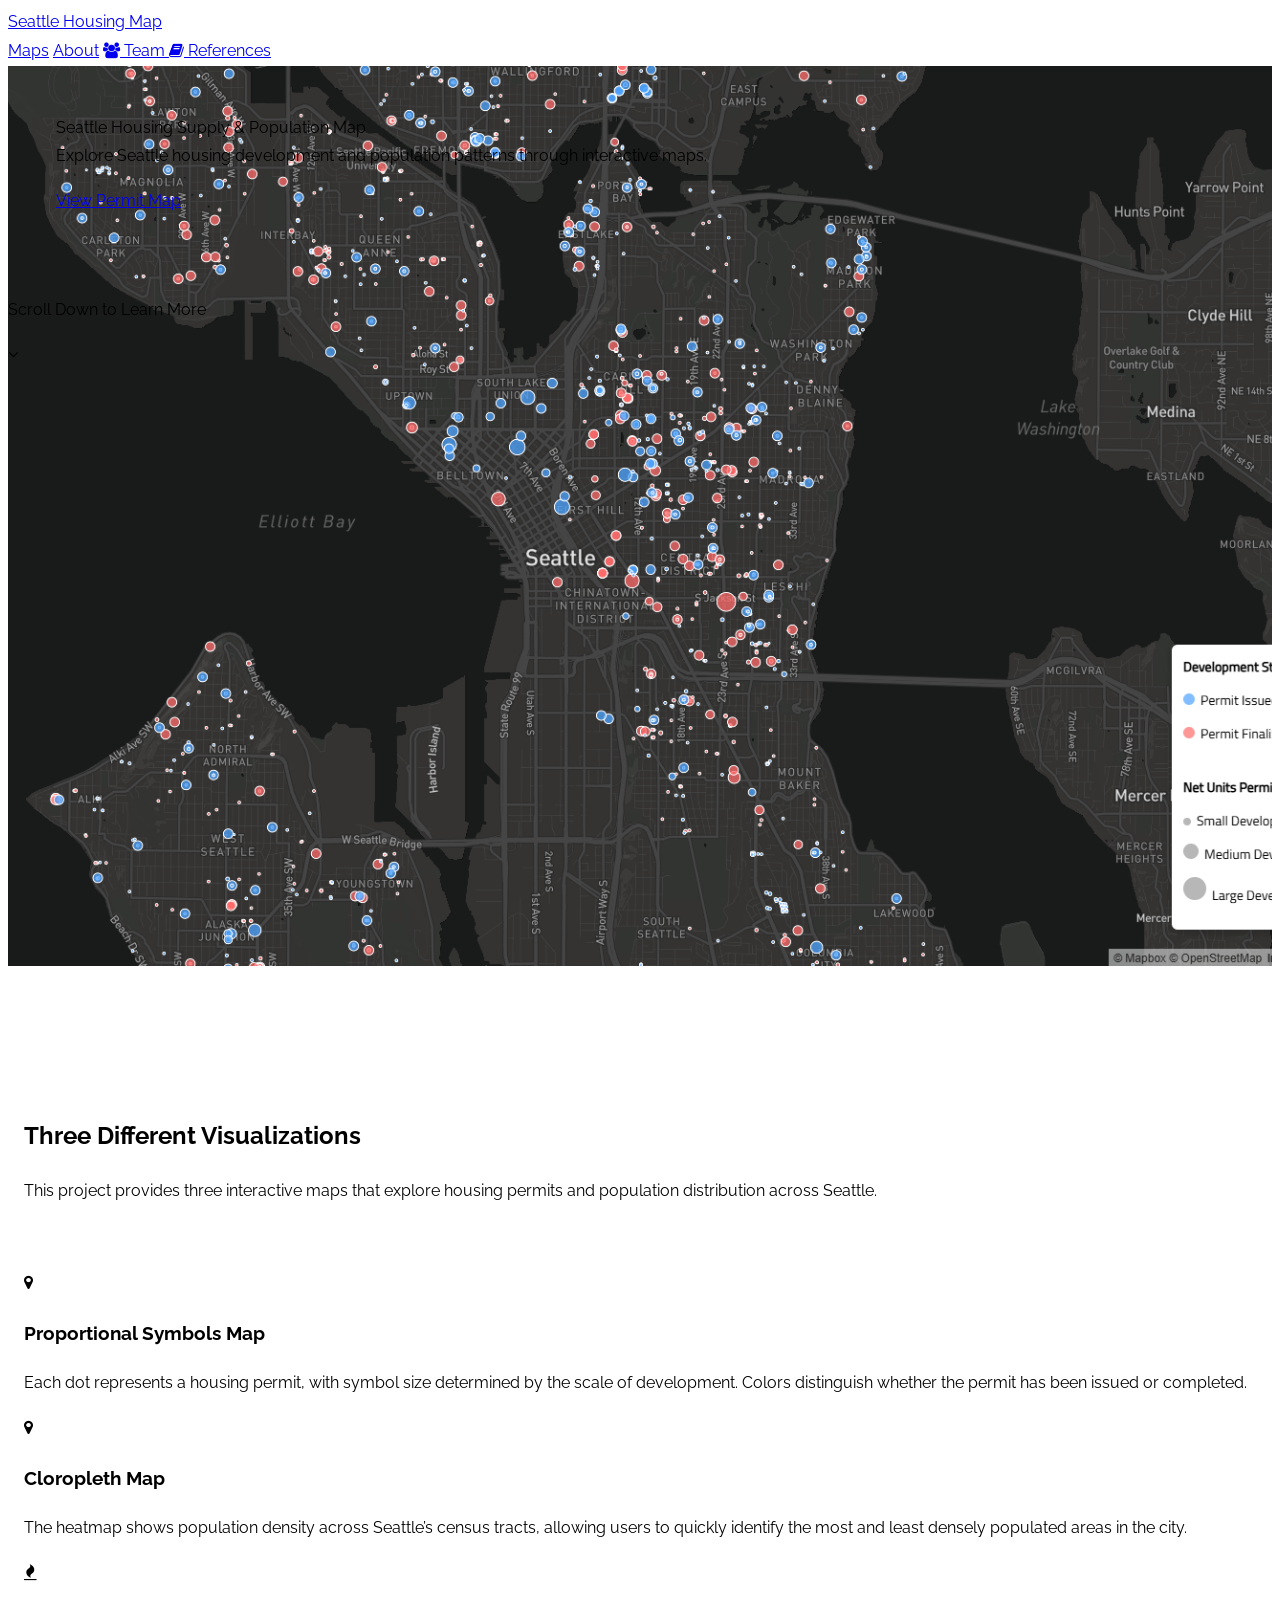
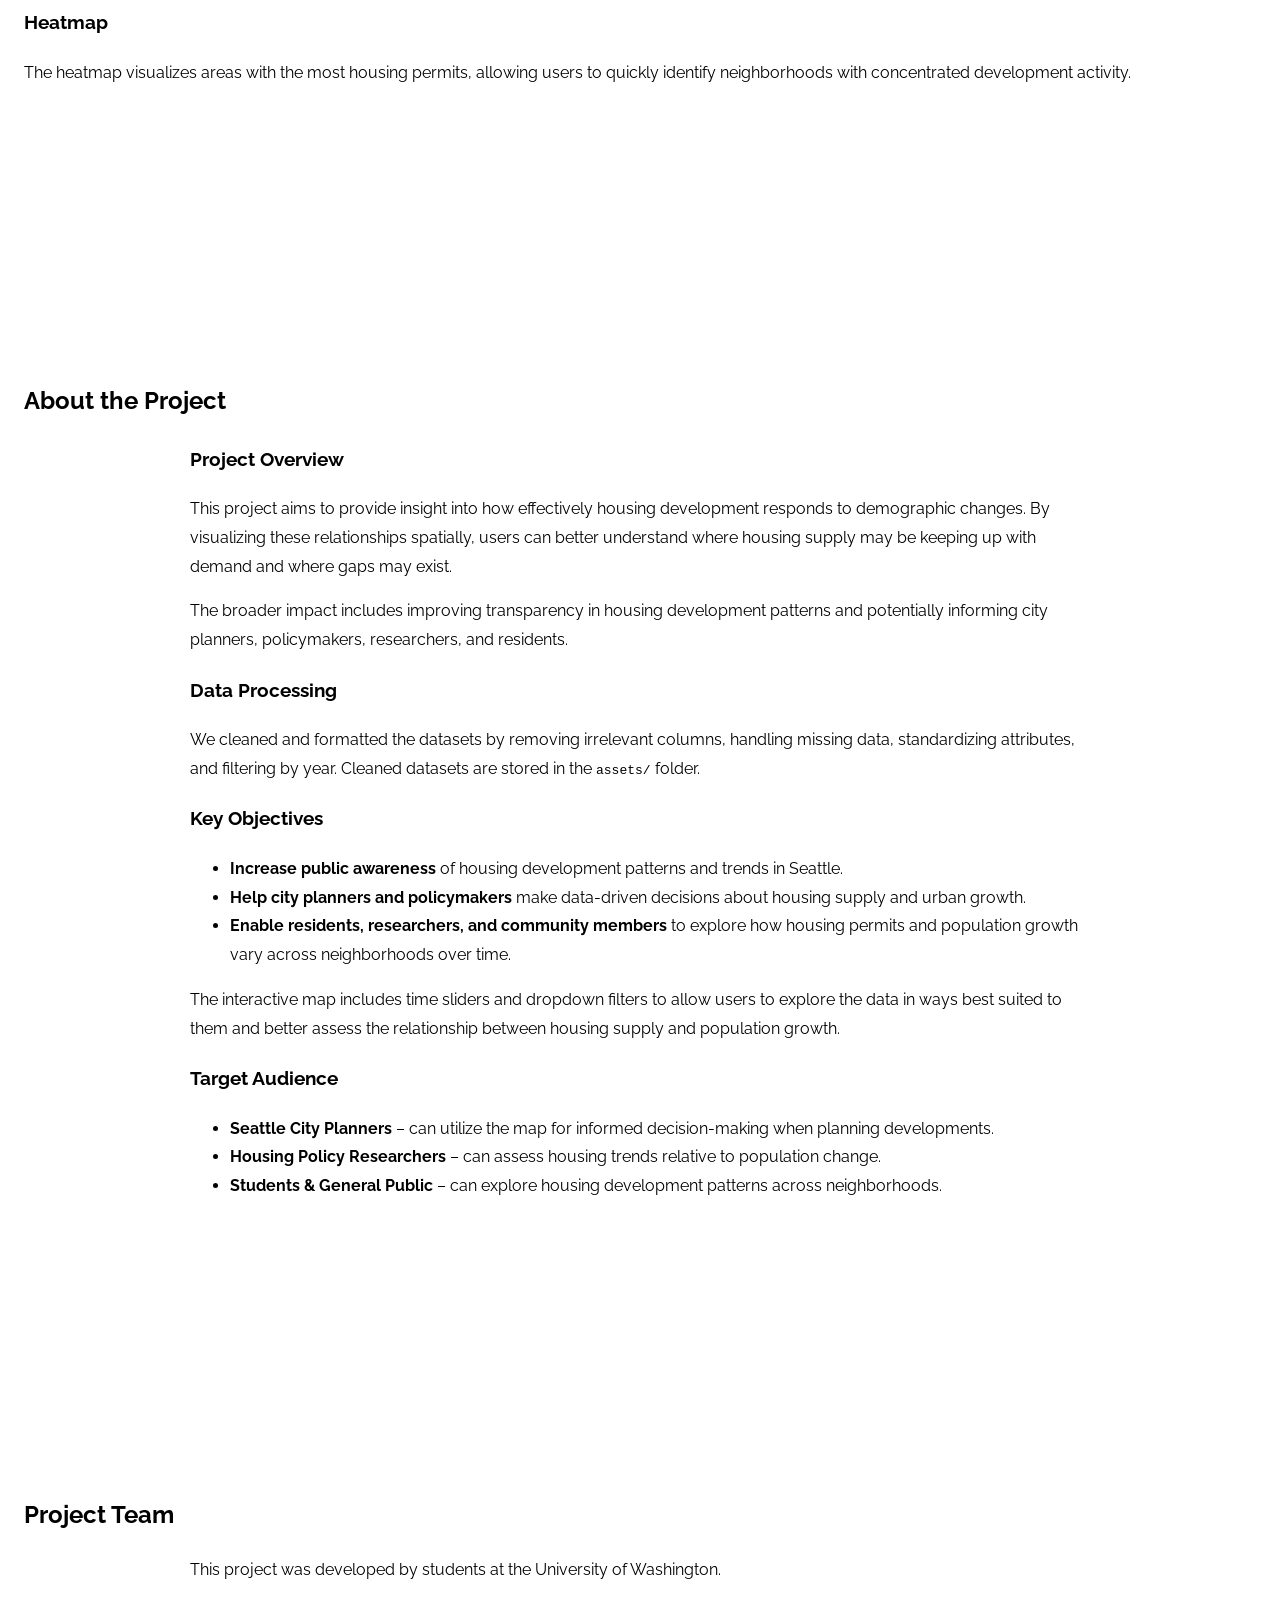
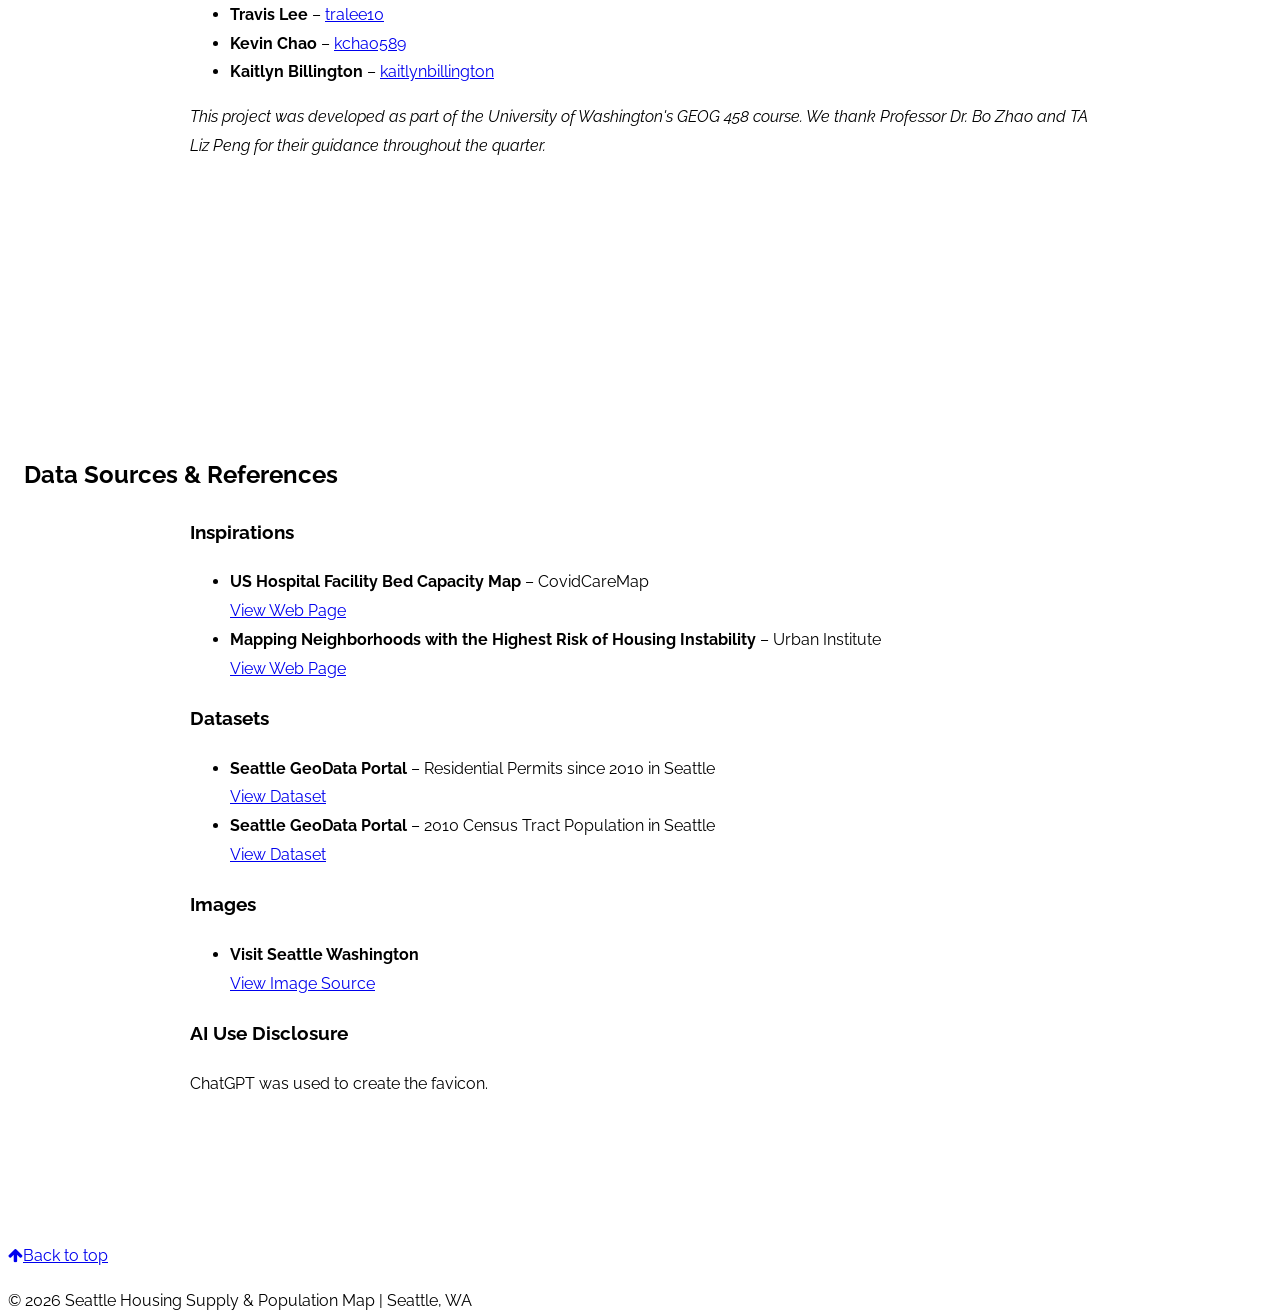
<file: index.html>
<!DOCTYPE html>
<html>
<head>

<title>Seattle Housing Supply & Population Map</title>
<meta charset="UTF-8">
<meta name="viewport" content="width=device-width, initial-scale=1">
<link rel="stylesheet" href="https://www.w3schools.com/w3css/5/w3.css">
<link rel="stylesheet" href="https://fonts.googleapis.com/css?family=Raleway">
<link rel="stylesheet" href="https://cdnjs.cloudflare.com/ajax/libs/font-awesome/4.7.0/css/font-awesome.min.css">

<link rel="icon" type="image/png" href="img/map_favicon.png">
<style>

body,h1,h2,h3,h4,h5,h6{
font-family:"Raleway",sans-serif
}

body,html{
height:100%;
line-height:1.8;
scroll-behavior:smooth;
}

/* header image */

.bgimg{
background-position:center;
background-size:cover;
background-image:url("img/house_map.png");
min-height:100%;
}

</style>

</head>


<body>

<!-- NAVBAR -->

<div class="w3-top">
<div class="w3-bar w3-white w3-card">

<a href="#home" class="w3-bar-item w3-button w3-wide">
Seattle Housing Map
</a>

<div class="w3-right w3-hide-small">

<a href="#maps" class="w3-bar-item w3-button">Maps</a>
<a href="#about" class="w3-bar-item w3-button">About</a>

<a href="#team" class="w3-bar-item w3-button">
<i class="fa fa-users"></i> Team
</a>

<a href="#references" class="w3-bar-item w3-button">
<i class="fa fa-book"></i> References
</a>

</div>

</div>
</div>



<!-- HEADER -->

<header class="bgimg w3-display-container w3-grayscale-min" id="home">

<div class="w3-display-left w3-text-white" style="padding:48px">

<span class="w3-jumbo w3-hide-small">
Seattle Housing Supply & Population Map
</span>

<br>

<span class="w3-large">
Explore Seattle housing development and population patterns through interactive maps.
</span>

<p>

<a href="house_map.html"
class="w3-button w3-white w3-padding-large w3-large w3-margin-top">

View Permit Map

</a>


</p>

</div>

<div class="w3-display-bottommiddle w3-text-white w3-center" style="padding-bottom:24px">
<p class="w3-large">Scroll Down to Learn More</p>
<i class="fa fa-angle-down w3-xlarge"></i>
</div>

</header>



<!-- MAPS SECTION -->

<div class="w3-container w3-center" style="padding:128px 16px" id="maps">

<h2>Three Different Visualizations</h2>

<p class="w3-large">
This project provides three interactive maps that explore housing permits and population distribution across Seattle.
</p>

<div class="w3-row-padding" style="margin-top:64px">

<div class="w3-half">

<i class="fa fa-map-marker w3-margin-bottom w3-jumbo"></i>

<h3>Proportional Symbols Map</h3>

<p>
Each dot represents a housing permit, with symbol size determined by the scale of development.
Colors distinguish whether the permit has been issued or completed.
</p>

</div>

<div class="w3-half">

<i class="fa fa-map-marker w3-margin-bottom w3-jumbo"></i>

<h3>Cloropleth Map</h3>

<p>
The heatmap shows population density across Seattle’s census tracts, allowing users to quickly identify 
the most and least densely populated areas in the city.
</p>

</div>

<div class="w3-center">

<i class="fa fa-fire w3-margin-bottom w3-jumbo"></i>

<h3>Heatmap</h3>

<p>
The heatmap visualizes areas with the most housing permits, allowing users to quickly identify neighborhoods 
with concentrated development activity.
</p>

</div>


</div>

</div>



<!-- ABOUT SECTION -->

<div class="w3-container w3-light-grey" style="padding:128px 16px" id="about">

<h2 class="w3-center">About the Project</h2>

<div style="max-width:900px;margin:auto">

<h3>Project Overview</h3>

<p>
This project aims to provide insight into how effectively housing development responds to demographic changes.
By visualizing these relationships spatially, users can better understand where housing supply may be keeping
up with demand and where gaps may exist.
</p>

<p>
The broader impact includes improving transparency in housing development patterns and potentially informing
city planners, policymakers, researchers, and residents.
</p>


<h3>Data Processing</h3>

<p>
We cleaned and formatted the datasets by removing irrelevant columns, handling missing data,
standardizing attributes, and filtering by year. Cleaned datasets are stored in the
<code>assets/</code> folder.
</p>


<h3>Key Objectives</h3>

<ul>

<li><strong>Increase public awareness</strong> of housing development patterns and trends in Seattle.</li>
<li><strong>Help city planners and policymakers</strong> make data-driven decisions about housing supply and urban growth.</li>
<li><strong>Enable residents, researchers, and community members</strong> to explore how housing permits and population growth vary across neighborhoods over time.</li>

</ul>

<p>
The interactive map includes time sliders and dropdown filters to allow users to explore the data
in ways best suited to them and better assess the relationship between housing supply and population growth.
</p>

<h3>Target Audience</h3>

<ul>

<li><strong>Seattle City Planners</strong> – can utilize the map for informed decision-making when planning developments.</li>
<li><strong>Housing Policy Researchers</strong> – can assess housing trends relative to population change.</li>
<li><strong>Students & General Public</strong> – can explore housing development patterns across neighborhoods.</li>

</ul>

</div>

</div>


<!-- TEAM SECTION -->

<div class="w3-container" style="padding:128px 16px" id="team">
    
<h2 class="w3-center">Project Team</h2>

<div style="max-width:900px;margin:auto">

<p class="w3-large w3-center">
This project was developed by students at the University of Washington.
</p>

<ul>

<li><strong>Travis Lee</strong> – 
<a href="https://github.com/tralee10" target="_blank">tralee10</a>
</li>

<li><strong>Kevin Chao</strong> – 
<a href="https://github.com/kchao589" target="_blank">kchao589</a>
</li>

<li><strong>Kaitlyn Billington</strong> – 
<a href="https://github.com/kaitlynbillington" target="_blank">kaitlynbillington</a>
</li>

</ul>

<p>
<i>
This project was developed as part of the University of Washington's GEOG 458 course.
We thank Professor Dr. Bo Zhao and TA Liz Peng for their guidance throughout the quarter.
</i>
</p>

</div>

</div>



<!-- REFERENCES -->

<div class="w3-container w3-light-grey" style="padding:128px 16px" id="references">

<h2 class="w3-center">Data Sources & References</h2>

<div style="max-width:900px;margin:auto">

<h3>Inspirations</h3>

<ul>

<li>
<strong>US Hospital Facility Bed Capacity Map</strong> – CovidCareMap
<br>
<a href="https://www.covidcaremap.org/maps/us-healthcare-system-capacity/#3.5/38/-96" target="_blank">
View Web Page
</a>
</li>

<li>
<strong>Mapping Neighborhoods with the Highest Risk of Housing Instability</strong> – Urban Institute
<br>
<a href="https://www.urban.org/data-tools/mapping-neighborhoods-highest-risk-housing-instability-and-homelessness" target="_blank">
View Web Page
</a>
</li>

</ul>


<h3>Datasets</h3>

<ul>

<li>
<strong>Seattle GeoData Portal</strong> – Residential Permits since 2010 in Seattle
<br>
<a href="https://data-seattlecitygis.opendata.arcgis.com/datasets/SeattleCityGIS::built-units-since-2010/about" target="_blank">
View Dataset
</a>
</li>

<li>
<strong>Seattle GeoData Portal</strong> – 2010 Census Tract Population in Seattle
<br>
<a href="https://data-seattlecitygis.opendata.arcgis.com/datasets/SeattleCityGIS::2010-census-tract-seattle-population-statistics/about" target="_blank">
View Dataset
</a>
</li>

</ul>


<h3>Images</h3>

<ul>

<li>
<strong>Visit Seattle Washington</strong>
<br>
<a href="https://visitseattle.org/" target="_blank">
View Image Source
</a>
</li>

</ul>


<h3>AI Use Disclosure</h3>

<p>
ChatGPT was used to create the favicon.
</p>

</div>

</div>



<!-- FOOTER -->

<footer class="w3-center w3-black w3-padding-64">

<a href="#home" class="w3-button w3-light-grey">
<i class="fa fa-arrow-up w3-margin-right"></i>Back to top
</a>

<p>© 2026 Seattle Housing Supply & Population Map | Seattle, WA</p>

</footer>


</body>
</html>
</file>
